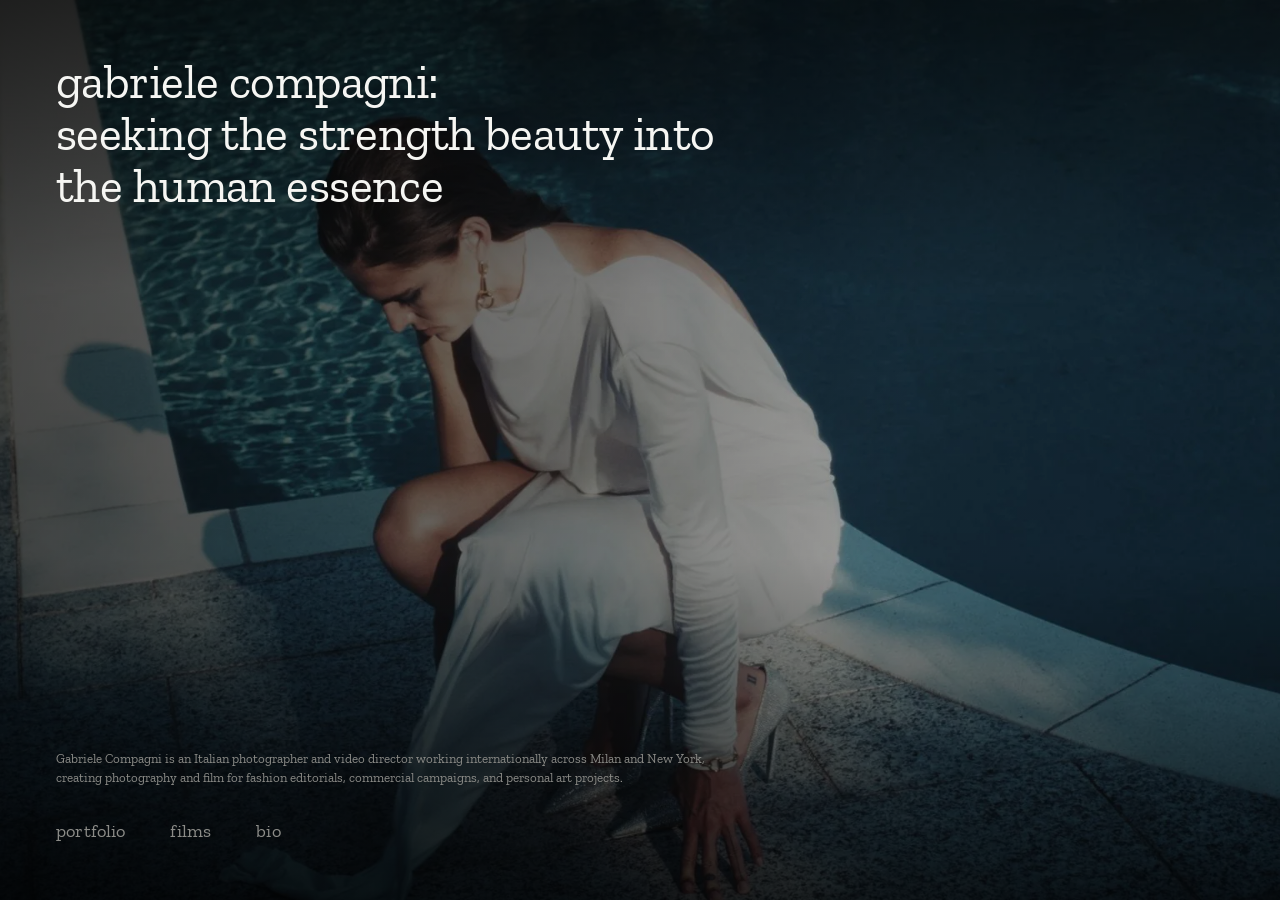
<file: index.html>
<!DOCTYPE html>
<html lang="en">
<head>
<!-- Google Tag Manager -->
<script>(function(w,d,s,l,i){w[l]=w[l]||[];w[l].push({'gtm.start':
new Date().getTime(),event:'gtm.js'});var f=d.getElementsByTagName(s)[0],
j=d.createElement(s),dl=l!='dataLayer'?'&l='+l:'';j.async=true;j.src=
'https://www.googletagmanager.com/gtm.js?id='+i+dl;f.parentNode.insertBefore(j,f);
})(window,document,'script','dataLayer','GTM-PMR7ZSQT');</script>
<!-- End Google Tag Manager -->
<meta charset="UTF-8" />
<meta name="viewport" content="width=device-width, initial-scale=1.0" />
<link rel="icon" href="favicon.ico" sizes="any" />
<link rel="canonical" href="https://gabrielecompagni.com/" />
<link rel="preload" as="image" href="cover-gabriele-compagni-fashion-photographer-video-director.webp" type="image/webp" fetchpriority="high" />
<link rel="preload" href="fonts/zilla-slab-400.woff2" as="font" type="font/woff2" crossorigin />

<!-- ═══════════════════════════════════════════════════════════════
     GABRIELE COMPAGNI — home page
     Da personalizzare in 4 punti (cerca "◆ DA MODIFICARE"):
       1. I 3 link  →  portfolio (Dropbox), vimeo, bio
       2. La foto di sfondo (opzionale: se la lasci vuota resta nero)
       3. og:image  →  la stessa foto, per l'anteprima quando condividi il link
     Tutto il resto è già a posto.
     ═══════════════════════════════════════════════════════════════ -->

<title>Gabriele Compagni — Fashion Photographer &amp; Video Director</title>
<meta name="description" content="Gabriele Compagni is a photographer and video director working across personal art projects, fashion editorials, commercial campaigns, portraits and film." />

<!-- Anteprima quando incolli il link (WhatsApp, Instagram DM, email di outreach) -->
<meta property="og:title" content="Gabriele Compagni — Fashion Photographer &amp; Video Director" />
<meta property="og:description" content="Photography, personal art projects, fashion editorials, commercial campaigns and film." />
<meta property="og:type" content="website" />
<meta property="og:url" content="https://gabrielecompagni.com/" />
<meta property="og:image" content="https://gabrielecompagni.com/anteprima-social-gabriele-compagni.jpg" />
<meta property="og:image:secure_url" content="https://gabrielecompagni.com/anteprima-social-gabriele-compagni.jpg" />
<meta property="og:image:type" content="image/jpeg" />
<meta property="og:image:width" content="1200" />
<meta property="og:image:height" content="630" />
<meta property="og:image:alt" content="Fashion photograph by Gabriele Compagni" />
<meta name="twitter:card" content="summary_large_image" />
<meta name="twitter:title" content="Gabriele Compagni — Fashion Photographer &amp; Video Director" />
<meta name="twitter:description" content="Photography, personal art projects, fashion editorials, commercial campaigns and film." />
<meta name="twitter:image" content="https://gabrielecompagni.com/anteprima-social-gabriele-compagni.jpg" />
<meta name="twitter:image:alt" content="Fashion photograph by Gabriele Compagni" />

<script type="application/ld+json">
{
  "@context": "https://schema.org",
  "@type": "Person",
  "@id": "https://gabrielecompagni.com/#person",
  "name": "Gabriele Compagni",
  "url": "https://gabrielecompagni.com/",
  "mainEntityOfPage": {
    "@type": "WebPage",
    "@id": "https://gabrielecompagni.com/bio.html"
  },
  "jobTitle": [
    "Photographer",
    "Video Director"
  ],
  "description": "Italian fashion photographer and video director working internationally across Milan and New York, creating photography and film for fashion editorials, commercial campaigns, and personal art projects.",
  "nationality": {
    "@type": "Country",
    "name": "Italy"
  },
  "knowsAbout": [
    "Photography",
    "Fashion Photography",
    "Filmmaking",
    "Video Direction",
    "Commercial Campaigns",
    "Personal Art Projects"
  ],
  "sameAs": [
    "https://vimeo.com/gabrielecompagni",
    "https://www.instagram.com/gabriele_compagni/",
    "https://www.linkedin.com/in/gabrielecompagni/"
  ]
}
</script>

<style>
  @font-face {
    font-family: "Zilla Slab";
    font-style: normal;
    font-weight: 400;
    font-display: swap;
    src: url("fonts/zilla-slab-400.woff2") format("woff2");
    unicode-range: U+0000-00FF, U+0131, U+0152-0153, U+02BB-02BC, U+02C6, U+02DA, U+02DC, U+0304, U+0308, U+0329, U+2000-206F, U+20AC, U+2122, U+2191, U+2193, U+2212, U+2215, U+FEFF, U+FFFD;
  }

  @font-face {
    font-family: "Zilla Slab";
    font-style: normal;
    font-weight: 400;
    font-display: swap;
    src: url("fonts/zilla-slab-400-ext.woff2") format("woff2");
    unicode-range: U+0100-02BA, U+02BD-02C5, U+02C7-02CC, U+02CE-02D7, U+02DD-02FF, U+0304, U+0308, U+0329, U+1D00-1DBF, U+1E00-1E9F, U+1EF2-1EFF, U+2020, U+20A0-20AB, U+20AD-20C0, U+2113, U+2C60-2C7F, U+A720-A7FF;
  }

  :root {
    /* ◆ DA MODIFICARE (2) — foto di sfondo.
       Incolla l'url tra le parentesi:  url("https://.../foto.jpg")
       Lascia "none" per lo sfondo nero della copertina. */
    --bg-image: url("cover-gabriele-compagni-fashion-photographer-video-director.webp");

    --black:   #000000;
    --white:   #f6f6f3;  /* bianco unico: nome + tagline, come nella copertina */
    --cream:   #f6f6f3;  /* (stesso bianco: niente due-toni) */
    --muted:   #8c8c88;  /* grigio neutro dei link a riposo */

    --pad: clamp(1.5rem, 4.5vw, 3.5rem);
  }

  * { margin: 0; padding: 0; box-sizing: border-box; }

  html, body { height: 100%; }

  body {
    background: var(--black);
    color: var(--white);
    font-family: "American Typewriter", "Zilla Slab", "Rockwell", "Courier New", serif;
    -webkit-font-smoothing: antialiased;
    text-rendering: optimizeLegibility;
    overflow: hidden;
  }

  /* ── Sfondo: foto trattata scura, o nero pieno se assente ── */
  .bg {
    position: fixed;
    inset: 0;
    z-index: -2;
    background: var(--black) var(--bg-image) center / cover no-repeat;
  }
  .bg::after {
    content: "";
    position: fixed;
    inset: 0;
    z-index: -1;
    /* scurisce alto (headline) e basso (link) e il lato sinistro dove sta il testo,
       lasciando visibile la modella al centro-destra */
    background:
      linear-gradient(180deg,
        rgba(0,0,0,.68) 0%,  rgba(0,0,0,.30) 32%,
        rgba(0,0,0,.32) 62%, rgba(0,0,0,.80) 100%),
      linear-gradient(100deg,
        rgba(0,0,0,.58) 0%, rgba(0,0,0,.30) 40%, rgba(0,0,0,0) 68%);
  }

  /* ── Impaginazione: statement in alto, link in basso ── */
  .frame {
    position: relative;
    min-height: 100vh;
    min-height: 100dvh;
    padding: var(--pad);
    display: flex;
    flex-direction: column;
    justify-content: space-between;
  }

  .statement {
    font-weight: 400;
    font-size: max(13px, 4vw);      /* mobile e tablet: scala con la larghezza */
    line-height: 1.08;
    letter-spacing: -0.012em;
  }
  /* desktop: dimensione fissa e contenuta */
  @media (min-width: 1200px) {
    .statement { font-size: 3rem; }
  }
  /* mobile: più aria per la riga lunga e link comodi da toccare */
  @media (max-width: 600px) {
    .frame { padding: clamp(1.25rem, 5vw, 2rem); }
    .links { gap: 1.6rem; }
    .links a { padding: .3rem 0; }
  }
  .statement .name    { display: block; color: var(--white); }
  .statement .tagline { display: block; color: var(--cream); }

  .intro {
    position: absolute;
    left: var(--pad);
    right: var(--pad);
    bottom: calc(var(--pad) + 3.5rem);
    max-width: 52rem;
    color: var(--muted);
    font-size: 12px;
    font-weight: 400;
    line-height: 1.45;
  }
  .desktop-break { display: none; }

  @media (min-width: 601px) {
    .desktop-break { display: inline; }
  }

  /* desktop: intro leggermente più grande */
  @media (min-width: 1200px) {
    .intro { font-size: 13px; }
  }

  @media (max-width: 600px) {
    .intro {
      left: clamp(1.25rem, 5vw, 2rem);
      right: clamp(1.25rem, 5vw, 2rem);
      bottom: calc(clamp(1.25rem, 5vw, 2rem) + 3.8rem);
    }
  }

  /* ── Link ── */
  .links {
    display: flex;
    flex-wrap: wrap;
    gap: clamp(1.4rem, 3.5vw, 2.8rem);
    font-size: clamp(1rem, 1.5vw, 1.15rem);
    font-weight: 400;
    letter-spacing: 0.01em;
  }
  .links a {
    position: relative;
    color: var(--muted);
    text-decoration: none;
    padding-bottom: 2px;
    transition: color .35s ease;
  }
  .links a::after {
    content: "";
    position: absolute;
    left: 0; bottom: 0;
    width: 100%; height: 1px;
    background: var(--cream);
    transform: scaleX(0);
    transform-origin: left;
    transition: transform .35s ease;
  }
  .links a:hover,
  .links a:focus-visible { color: var(--cream); }
  .links a:hover::after,
  .links a:focus-visible::after { transform: scaleX(1); }

  .links a:focus-visible {
    outline: 1px solid var(--cream);
    outline-offset: 6px;
  }

  @media (prefers-reduced-motion: reduce) {
    .links a, .links a::after { transition: none; }
  }
</style>
</head>

<body>
<!-- Google Tag Manager (noscript) -->
<noscript><iframe src="https://www.googletagmanager.com/ns.html?id=GTM-PMR7ZSQT"
height="0" width="0" style="display:none;visibility:hidden"></iframe></noscript>
<!-- End Google Tag Manager (noscript) -->
  <div class="bg"></div>

  <main class="frame">
    <h1 class="statement">
      <span class="name">gabriele compagni:</span>
      <span class="tagline">seeking the strength beauty into<br>the human essence</span>
    </h1>

    <p class="intro">Gabriele Compagni is an Italian photographer and video director working internationally across Milan and New York,<br class="desktop-break"> creating photography and film for fashion editorials, commercial campaigns, and personal art projects.</p>

    <nav class="links" aria-label="Portfolio">
      <a href="portfolio.html">portfolio</a>
      <a href="https://vimeo.com/gabrielecompagni">films</a>
      <a href="bio.html">bio</a>
    </nav>
  </main>
</body>
</html>
</file>
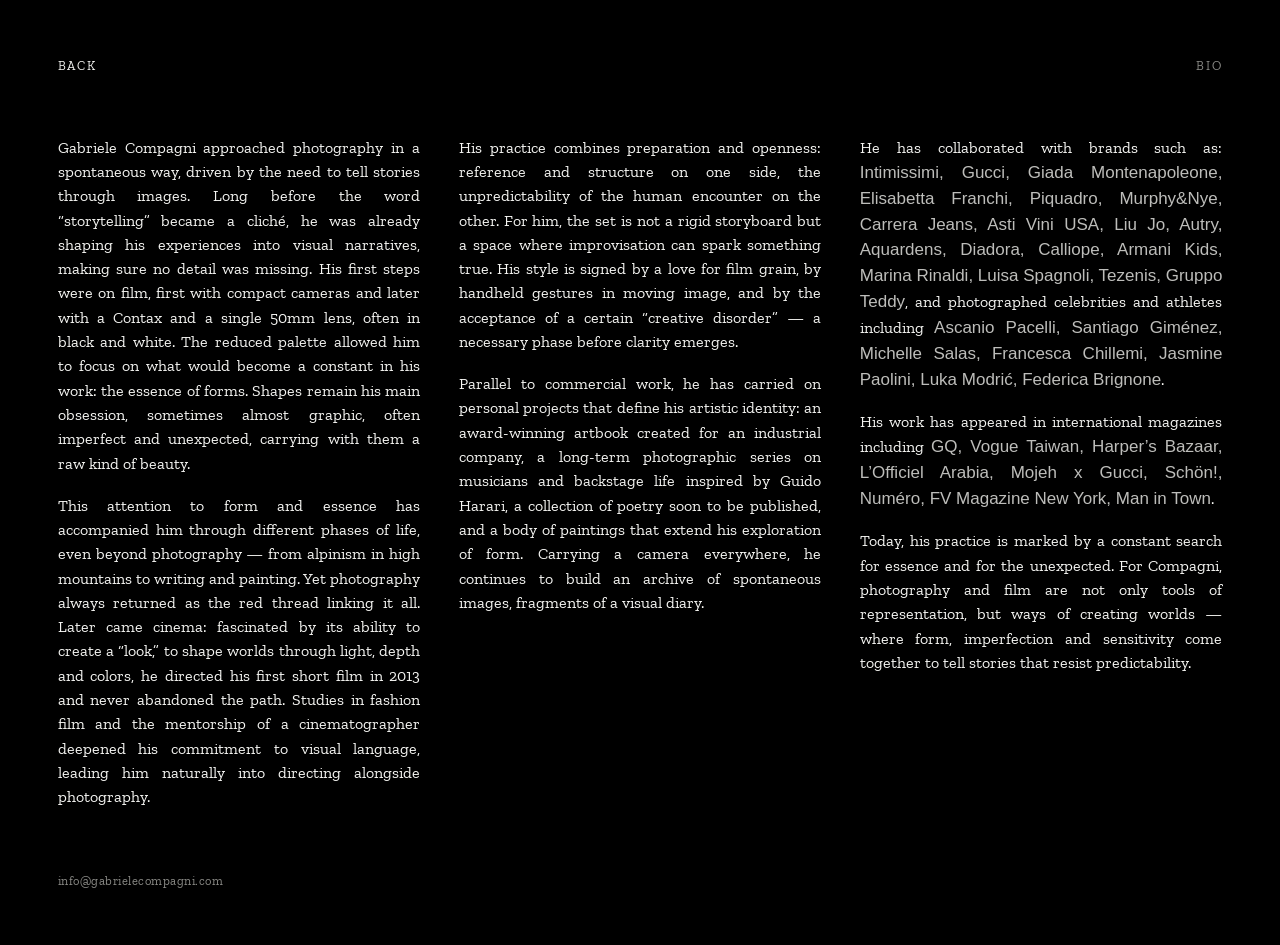
<file: bio.html>
<!DOCTYPE html>
<html lang="en">
<head>
<!-- Google Tag Manager -->
<script>(function(w,d,s,l,i){w[l]=w[l]||[];w[l].push({'gtm.start':
new Date().getTime(),event:'gtm.js'});var f=d.getElementsByTagName(s)[0],
j=d.createElement(s),dl=l!='dataLayer'?'&l='+l:'';j.async=true;j.src=
'https://www.googletagmanager.com/gtm.js?id='+i+dl;f.parentNode.insertBefore(j,f);
})(window,document,'script','dataLayer','GTM-PMR7ZSQT');</script>
<!-- End Google Tag Manager -->
<meta charset="UTF-8" />
<meta name="viewport" content="width=device-width, initial-scale=1.0" />
<link rel="icon" href="favicon.ico" sizes="any" />
<link rel="canonical" href="https://gabrielecompagni.com/bio.html" />

<!-- ═══════════════════════════════════════════════════════════════
     GABRIELE COMPAGNI — bio (pagina editoriale bianca, come le pagine
     interne del portfolio). Da personalizzare:
       ◆ l'email di contatto (in fondo, in due punti: testo e mailto)
     ═══════════════════════════════════════════════════════════════ -->

<title>Gabriele Compagni — Bio | Photographer &amp; Video Director</title>
<meta name="description" content="Discover the story of Gabriele Compagni, a photographer and video director whose work moves between personal art projects, fashion, commercial imagery and film." />
<meta property="og:title" content="Gabriele Compagni — Bio" />
<meta property="og:description" content="The story of a photographer and video director working across personal art projects, fashion photography and film." />
<meta property="og:type" content="website" />
<meta property="og:url" content="https://gabrielecompagni.com/bio.html" />
<meta property="og:image" content="https://gabrielecompagni.com/anteprima-social-gabriele-compagni.jpg" />
<meta name="twitter:card" content="summary_large_image" />
<meta name="twitter:title" content="Gabriele Compagni &mdash; Bio" />
<meta name="twitter:description" content="The story of a photographer and video director working across personal art projects, fashion photography and film." />
<meta name="twitter:image" content="https://gabrielecompagni.com/anteprima-social-gabriele-compagni.jpg" />

<link rel="preload" href="fonts/zilla-slab-400.woff2" as="font" type="font/woff2" crossorigin />

<style>
  @font-face {
    font-family: "Zilla Slab";
    font-style: normal;
    font-weight: 400;
    font-display: swap;
    src: url("fonts/zilla-slab-400.woff2") format("woff2");
    unicode-range: U+0000-00FF, U+0131, U+0152-0153, U+02BB-02BC, U+02C6, U+02DA, U+02DC, U+0304, U+0308, U+0329, U+2000-206F, U+20AC, U+2122, U+2191, U+2193, U+2212, U+2215, U+FEFF, U+FFFD;
  }

  @font-face {
    font-family: "Zilla Slab";
    font-style: normal;
    font-weight: 400;
    font-display: swap;
    src: url("fonts/zilla-slab-400-ext.woff2") format("woff2");
    unicode-range: U+0100-02BA, U+02BD-02C5, U+02C7-02CC, U+02CE-02D7, U+02DD-02FF, U+0304, U+0308, U+0329, U+1D00-1DBF, U+1E00-1E9F, U+1EF2-1EFF, U+2020, U+20A0-20AB, U+20AD-20C0, U+2113, U+2C60-2C7F, U+A720-A7FF;
  }

  :root {
    --paper: #000000;   /* nero, come la copertina */
    --ink:   #f6f6f3;   /* testo chiaro */
    --muted: #8c8c88;   /* grigio delle etichette */
    --pad:   clamp(1.5rem, 4.5vw, 4rem);
  }

  * { margin: 0; padding: 0; box-sizing: border-box; }

  body {
    background: var(--paper);
    color: var(--ink);
    font-family: "American Typewriter", "Zilla Slab", "Rockwell", "Courier New", serif;
    -webkit-font-smoothing: antialiased;
    text-rendering: optimizeLegibility;
  }

  .page {
    max-width: 1400px;
    margin: 0 auto;
    padding: var(--pad);
    min-height: 100vh;
    min-height: 100dvh;
    display: flex;
    flex-direction: column;
  }

  /* ── Testata, come nel portfolio ── */
  .masthead {
    display: flex;
    justify-content: space-between;
    align-items: baseline;
    font-size: clamp(.72rem, 1vw, .82rem);
    font-weight: 400;
    letter-spacing: .14em;
    text-transform: uppercase;
    margin-bottom: clamp(2.5rem, 7vh, 5rem);
  }
  .masthead a { color: var(--ink); text-decoration: none; transition: color .3s ease; }
  .masthead a:first-child { position: relative; }
  .masthead a:first-child::before {
    content: "";
    position: absolute;
    left: 50%;
    top: 50%;
    width: 48px;
    height: 44px;
    transform: translate(-50%, -50%);
  }
  .masthead a:hover, .masthead a:focus-visible { color: var(--muted); }
  .masthead a:focus-visible { outline: 1px solid var(--ink); outline-offset: 5px; }
  .masthead .tag { color: var(--muted); font: inherit; }

  /* ── Corpo in colonne ── */
  .content {
    display: grid;
    grid-template-columns: 1fr;
    gap: clamp(1.6rem, 3vw, 3.4rem);
    flex: 1;
  }
  @media (min-width: 1200px) { .content { grid-template-columns: repeat(3, 1fr); } }
  @media (max-width: 600px) {
    .col { display: contents; }
    .col p + p { margin-top: 0; }
    .credentials-first { order: -1; }
  }

  .credential-names {
    font-family: Arial, Helvetica, sans-serif;
    font-size: calc(1em + 1px);
    color: #bdbdba;
  }

  .col p {
    font-size: clamp(1rem, 1.05vw, 1.08rem);
    line-height: 1.52;
    font-weight: 400;
    text-align: justify;
    hyphens: auto;
    -webkit-hyphens: auto;
  }
  .col p + p { margin-top: 1.1em; }

  /* ── Contatto ── */
  .foot {
    margin-top: clamp(2.5rem, 7vh, 5rem);
    font-size: clamp(.78rem, .9vw, .86rem);
    letter-spacing: .04em;
    color: var(--muted);
  }
  .foot a {
    position: relative; color: var(--ink); text-decoration: none; padding-bottom: 2px;
  }
  .foot a::after {
    content: ""; position: absolute; left: 0; bottom: 0; width: 100%; height: 1px;
    background: var(--ink); transform: scaleX(0); transform-origin: left;
    transition: transform .3s ease;
  }
  .foot a:hover::after, .foot a:focus-visible::after { transform: scaleX(1); }
  .foot a:focus-visible { outline: 1px solid var(--ink); outline-offset: 5px; }

  @media (prefers-reduced-motion: reduce) {
    .masthead a, .foot a::after { transition: none; }
  }
</style>
</head>

<body>
<!-- Google Tag Manager (noscript) -->
<noscript><iframe src="https://www.googletagmanager.com/ns.html?id=GTM-PMR7ZSQT"
height="0" width="0" style="display:none;visibility:hidden"></iframe></noscript>
<!-- End Google Tag Manager (noscript) -->
  <main class="page">

    <header class="masthead">
      <a href="index.html">back</a>
      <h1 class="tag">bio</h1>
    </header>

    <div class="content">

      <div class="col">
        <p>Gabriele Compagni approached photography in a spontaneous way, driven by the need to tell stories through images. Long before the word &ldquo;storytelling&rdquo; became a clich&eacute;, he was already shaping his experiences into visual narratives, making sure no detail was missing. His first steps were on film, first with compact cameras and later with a Contax and a single 50mm lens, often in black and white. The reduced palette allowed him to focus on what would become a constant in his work: the essence of forms. Shapes remain his main obsession, sometimes almost graphic, often imperfect and unexpected, carrying with them a raw kind of beauty.</p>
        <p>This attention to form and essence has accompanied him through different phases of life, even beyond photography &mdash; from alpinism in high mountains to writing and painting. Yet photography always returned as the red thread linking it all. Later came cinema: fascinated by its ability to create a &ldquo;look,&rdquo; to shape worlds through light, depth and colors, he directed his first short film in 2013 and never abandoned the path. Studies in fashion film and the mentorship of a cinematographer deepened his commitment to visual language, leading him naturally into directing alongside photography.</p>
      </div>

      <div class="col">
        <p>His practice combines preparation and openness: reference and structure on one side, the unpredictability of the human encounter on the other. For him, the set is not a rigid storyboard but a space where improvisation can spark something true. His style is signed by a love for film grain, by handheld gestures in moving image, and by the acceptance of a certain &ldquo;creative disorder&rdquo; &mdash; a necessary phase before clarity emerges.</p>
        <p>Parallel to commercial work, he has carried on personal projects that define his artistic identity: an award-winning artbook created for an industrial company, a long-term photographic series on musicians and backstage life inspired by Guido Harari, a collection of poetry soon to be published, and a body of paintings that extend his exploration of form. Carrying a camera everywhere, he continues to build an archive of spontaneous images, fragments of a visual diary.</p>
      </div>

      <div class="col">
        <p class="credentials-first">He has collaborated with brands such as: <span class="credential-names">Intimissimi, Gucci, Giada Montenapoleone, Elisabetta Franchi, Piquadro, Murphy&amp;Nye, Carrera Jeans, Asti Vini USA, Liu Jo, Autry, Aquardens, Diadora, Calliope, Armani Kids, Marina Rinaldi, Luisa Spagnoli, Tezenis, Gruppo Teddy</span>, and photographed celebrities and athletes including <span class="credential-names">Ascanio Pacelli, Santiago Gim&eacute;nez, Michelle Salas, Francesca Chillemi, Jasmine Paolini, Luka Modri&#263;, Federica Brignone</span>.</p>
        <p class="credentials-first">His work has appeared in international magazines including <span class="credential-names">GQ, Vogue Taiwan, Harper&rsquo;s Bazaar, L&rsquo;Officiel Arabia, Mojeh x Gucci, Sch&ouml;n!, Num&eacute;ro, FV Magazine New York, Man in Town</span>.</p>
        <p>Today, his practice is marked by a constant search for essence and for the unexpected. For Compagni, photography and film are not only tools of representation, but ways of creating worlds &mdash; where form, imperfection and sensitivity come together to tell stories that resist predictability.</p>
      </div>

    </div>

    <footer class="foot">
      info@gabrielecompagni.com
    </footer>

  </main>

  <script type="application/ld+json">
  {
    "@context": "https://schema.org",
    "@type": "Person",
    "name": "Gabriele Compagni",
    "url": "https://gabrielecompagni.com/",
    "mainEntityOfPage": {
      "@type": "WebPage",
      "@id": "https://gabrielecompagni.com/bio.html"
    },
    "jobTitle": [
      "Photographer",
      "Video Director"
    ],
    "description": "Italian photographer and video director working internationally across Milan and New York, creating photography and film for fashion editorials, commercial campaigns and personal art projects.",
    "nationality": {
      "@type": "Country",
      "name": "Italy"
    },
    "workLocation": [
      { "@type": "Place", "name": "Milan, Italy" },
      { "@type": "Place", "name": "New York, United States" }
    ],
    "sameAs": [
      "https://vimeo.com/gabrielecompagni",
      "https://www.instagram.com/gabriele_compagni/",
      "https://www.linkedin.com/in/gabrielecompagni/"
    ]
  }
  </script>
</body>
</html>
</file>
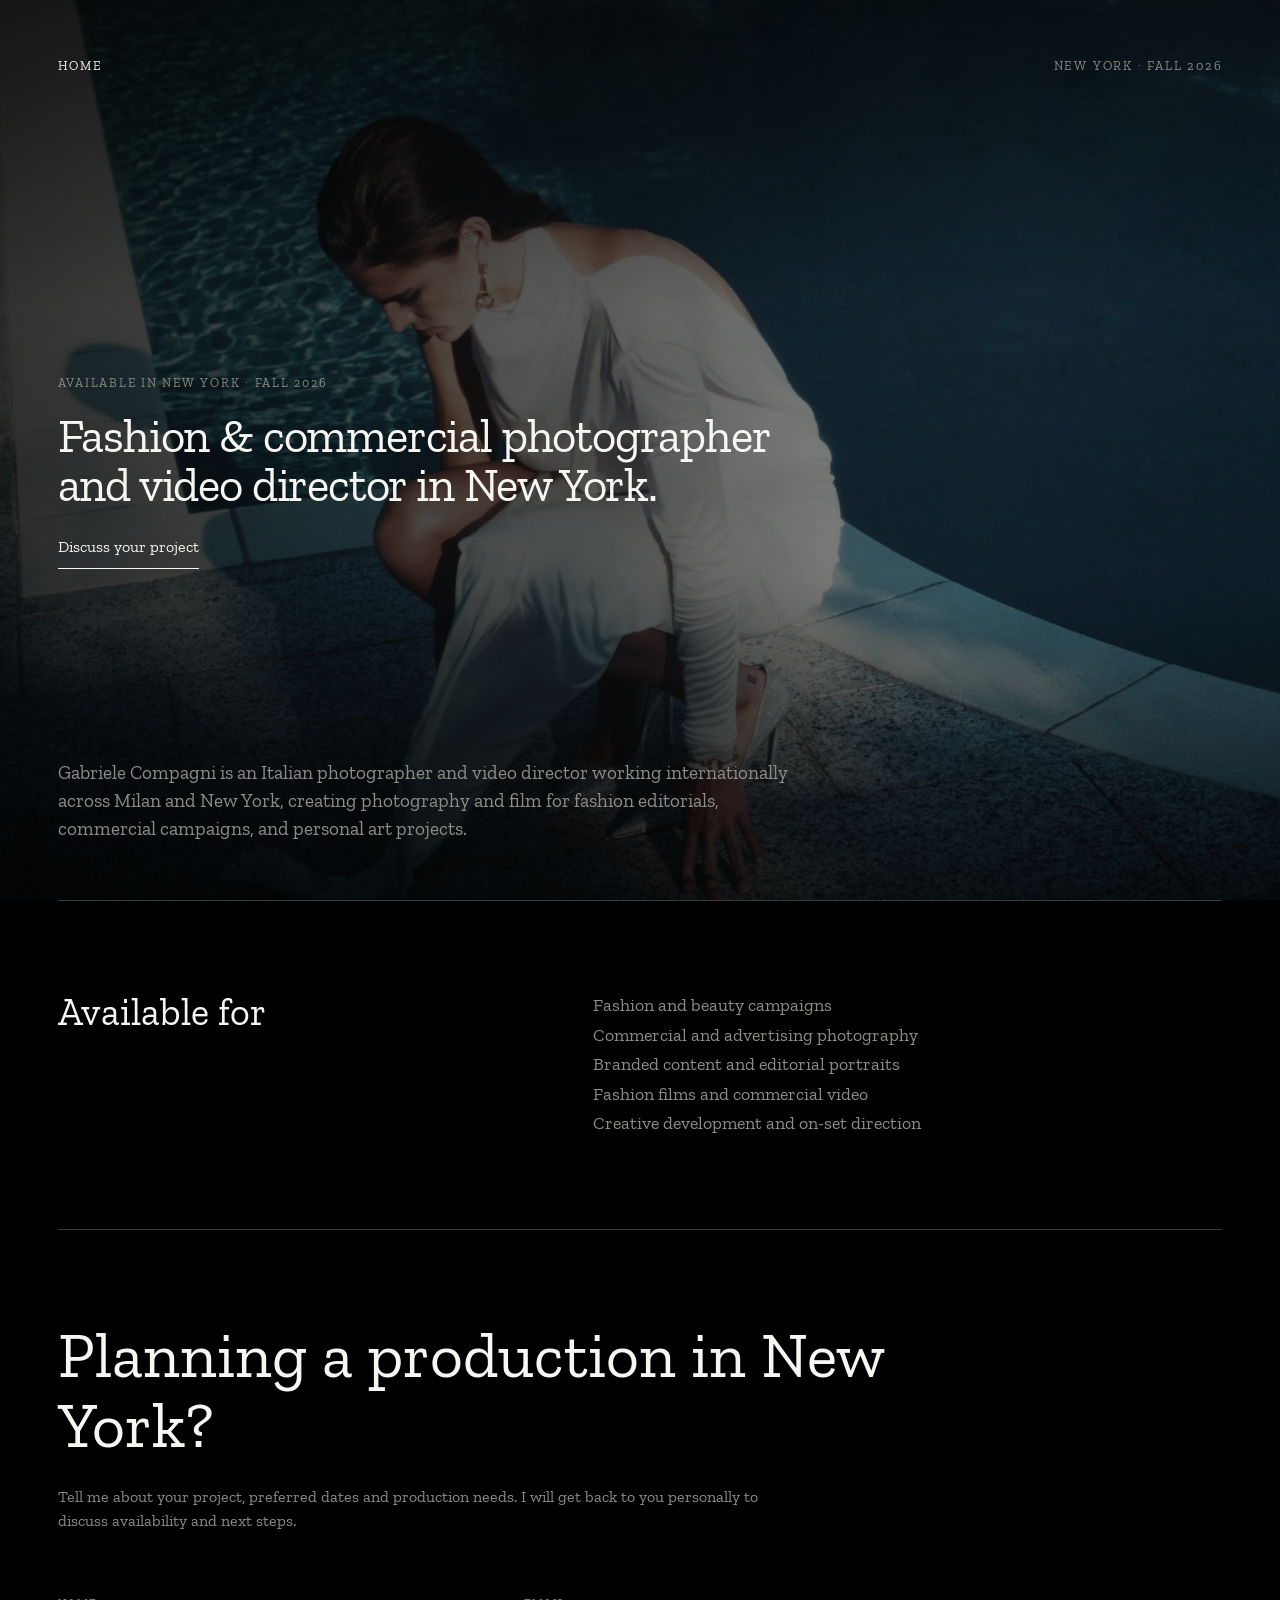
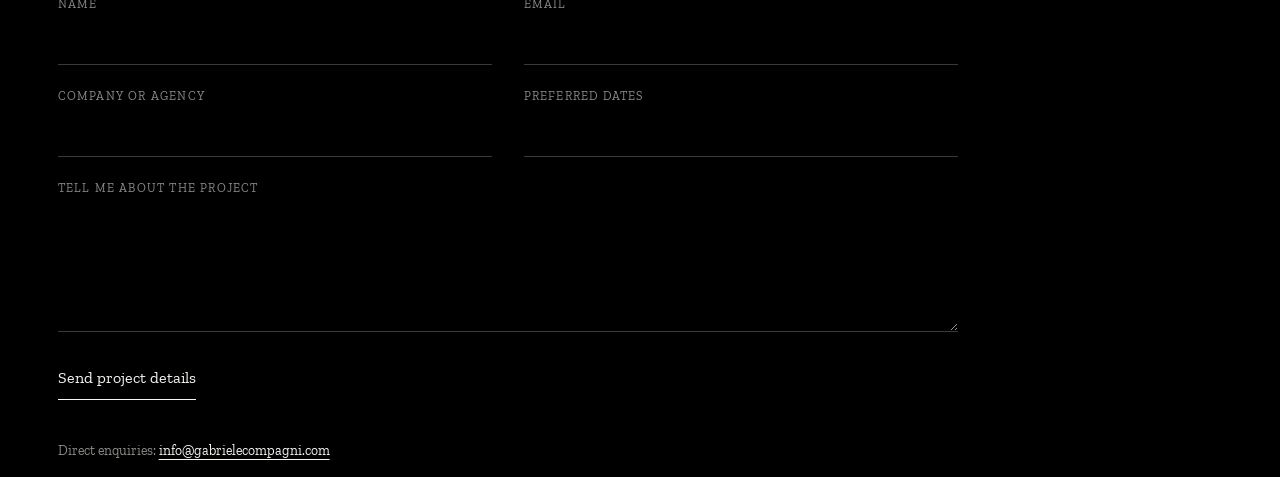
<file: newyork.html>
<!DOCTYPE html>
<html lang="en">
<head>
<!-- Google Tag Manager -->
<script>(function(w,d,s,l,i){w[l]=w[l]||[];w[l].push({'gtm.start':new Date().getTime(),event:'gtm.js'});var f=d.getElementsByTagName(s)[0],j=d.createElement(s),dl=l!='dataLayer'?'&l='+l:'';j.async=true;j.src='https://www.googletagmanager.com/gtm.js?id='+i+dl;f.parentNode.insertBefore(j,f);})(window,document,'script','dataLayer','GTM-PMR7ZSQT');</script>
<!-- End Google Tag Manager -->
<meta charset="UTF-8" />
<meta name="viewport" content="width=device-width, initial-scale=1.0" />
<link rel="icon" href="favicon.ico" sizes="any" />
<link rel="canonical" href="https://gabrielecompagni.com/newyork.html" />
<link rel="preload" as="image" href="cover-gabriele-compagni-fashion-photographer-video-director.webp" type="image/webp" fetchpriority="high" />
<link rel="preload" href="fonts/zilla-slab-400.woff2" as="font" type="font/woff2" crossorigin />
<title>Photographer &amp; Video Director in New York | Gabriele Compagni</title>
<meta name="description" content="Italian photographer and video director Gabriele Compagni will be available in New York in Fall 2026 for fashion editorials, advertising and film productions." />
<meta property="og:type" content="website" />
<meta property="og:title" content="Gabriele Compagni — Available in New York" />
<meta property="og:description" content="Available in New York in Fall 2026 for fashion, advertising, branded content and film productions." />
<meta property="og:url" content="https://gabrielecompagni.com/newyork.html" />
<style>
@font-face{font-family:"Zilla Slab";font-style:normal;font-weight:400;font-display:swap;src:url("fonts/zilla-slab-400.woff2") format("woff2")}
:root{--black:#000;--white:#f6f6f3;--muted:#8c8c88;--line:#3a3a38;--pad:clamp(1.5rem,4.5vw,4rem);--font:"American Typewriter","Zilla Slab","Rockwell","Courier New",serif}
*{box-sizing:border-box;margin:0;padding:0}html{scroll-behavior:smooth}body{background:var(--black);color:var(--white);font-family:var(--font);-webkit-font-smoothing:antialiased;text-rendering:optimizeLegibility}.page{width:100%;margin:auto}
.masthead{position:absolute;z-index:2;top:var(--pad);left:var(--pad);right:var(--pad);display:flex;justify-content:space-between;align-items:baseline;font-size:clamp(.72rem,1vw,.82rem);letter-spacing:.14em;text-transform:uppercase}.masthead a{position:relative;color:inherit;text-decoration:none}.masthead a::before{content:"";position:absolute;left:50%;top:50%;width:48px;height:44px;transform:translate(-50%,-50%)}.tag,.eyebrow{color:var(--muted)}
.hero{position:relative;isolation:isolate;width:100%;min-height:100vh;min-height:100dvh;display:flex;flex-direction:column;justify-content:center;align-items:flex-start;padding:clamp(6rem,12vh,9rem) var(--pad) 4rem;overflow:hidden}.hero::before,.hero::after{content:"";position:absolute;inset:0;z-index:-2}.hero::before{background:#000 url("cover-gabriele-compagni-fashion-photographer-video-director.webp") center/cover no-repeat}.hero::after{z-index:-1;background:linear-gradient(180deg,rgba(0,0,0,.68) 0%,rgba(0,0,0,.28) 34%,rgba(0,0,0,.34) 64%,rgba(0,0,0,.82) 100%),linear-gradient(100deg,rgba(0,0,0,.72) 0%,rgba(0,0,0,.42) 48%,rgba(0,0,0,.08) 75%)}.eyebrow{font-size:.78rem;letter-spacing:.14em;text-transform:uppercase;margin-bottom:1.4rem}h1{max-width:900px;font-size:clamp(2.5rem,5vw,5rem);font-weight:400;line-height:1.02;letter-spacing:-.025em}.lead{position:absolute;left:var(--pad);right:var(--pad);bottom:var(--pad);max-width:760px;color:var(--muted);font-size:clamp(.78rem,1.5vw,1.2rem);line-height:1.45}.cta{display:inline-block;min-height:44px;margin-top:1rem;padding:.75rem 0;color:inherit;text-decoration:none;border-bottom:1px solid var(--white)}
.details{display:grid;grid-template-columns:.8fr 1.2fr;gap:clamp(3rem,9vw,9rem);padding:clamp(4rem,10vh,8rem) 0;border-top:1px solid var(--line)}h2{font-size:clamp(1.7rem,3vw,3rem);font-weight:400;line-height:1.1}.services{color:var(--muted);font-size:clamp(1rem,1.4vw,1.15rem);line-height:1.65}
.contact{padding:clamp(4rem,10vh,8rem) 0 1rem;border-top:1px solid var(--line)}.details,.contact{width:calc(100% - (2 * var(--pad)));max-width:1400px;margin-inline:auto}.contact h2{max-width:900px;font-size:clamp(2rem,5vw,5rem)}.contact>p{max-width:700px;margin-top:1.5rem;color:var(--muted);line-height:1.55}form{max-width:900px;margin-top:clamp(3rem,7vh,5rem);display:grid;grid-template-columns:repeat(2,minmax(0,1fr));gap:1.5rem 2rem}.field{display:flex;flex-direction:column;gap:.55rem}.wide{grid-column:1/-1}label{color:var(--muted);font-size:.75rem;letter-spacing:.1em;text-transform:uppercase}input,textarea{width:100%;border:0;border-bottom:1px solid var(--line);border-radius:0;padding:.65rem 0;background:transparent;color:var(--white);font:1rem/1.45 var(--font)}textarea{min-height:8rem;resize:vertical}button{justify-self:start;min-height:44px;border:0;border-bottom:1px solid var(--white);padding:.7rem 0;background:transparent;color:var(--white);font:1rem var(--font);cursor:pointer}.direct{margin-top:2.5rem!important;font-size:.86rem}.direct a{color:var(--white);text-underline-offset:4px}
a:hover,button:hover{color:var(--muted)}a:focus-visible,input:focus-visible,textarea:focus-visible,button:focus-visible{outline:1px solid var(--white);outline-offset:5px}@media(min-width:901px){h1{font-size:clamp(2.35rem,3.7vw,3.7rem);max-width:760px}}@media(max-width:700px){.details,form{grid-template-columns:1fr}.wide{grid-column:auto}}@media(prefers-reduced-motion:reduce){html{scroll-behavior:auto}}
</style>
</head>
<body>
<!-- Google Tag Manager (noscript) -->
<noscript><iframe src="https://www.googletagmanager.com/ns.html?id=GTM-PMR7ZSQT" height="0" width="0" style="display:none;visibility:hidden"></iframe></noscript>
<!-- End Google Tag Manager (noscript) -->
<main class="page">
<header class="masthead"><a href="index.html" aria-label="Back to home">home</a><span class="tag">new york · fall 2026</span></header>
<section class="hero" aria-labelledby="page-title"><p class="eyebrow">Available in New York · Fall 2026</p><h1 id="page-title">Fashion &amp; commercial photographer and video director in New York.</h1><a class="cta" href="#contact">Discuss your project</a><p class="lead">Gabriele Compagni is an Italian photographer and video director working internationally across Milan and New York, creating photography and film for fashion editorials, commercial campaigns, and personal art projects.</p></section>
<section class="details" aria-labelledby="available-for"><h2 id="available-for">Available for</h2><p class="services">Fashion and beauty campaigns<br />Commercial and advertising photography<br />Branded content and editorial portraits<br />Fashion films and commercial video<br />Creative development and on-set direction</p></section>
<section class="contact" id="contact" aria-labelledby="contact-title"><h2 id="contact-title">Planning a production in New York?</h2><p>Tell me about your project, preferred dates and production needs. I will get back to you personally to discuss availability and next steps.</p>
<form action="mailto:info@gabrielecompagni.com" method="post" enctype="text/plain"><div class="field"><label for="name">Name</label><input id="name" name="name" type="text" autocomplete="name" required /></div><div class="field"><label for="email">Email</label><input id="email" name="email" type="email" autocomplete="email" required /></div><div class="field"><label for="company">Company or agency</label><input id="company" name="company" type="text" autocomplete="organization" /></div><div class="field"><label for="dates">Preferred dates</label><input id="dates" name="preferred dates" type="text" /></div><div class="field wide"><label for="project">Tell me about the project</label><textarea id="project" name="project" required></textarea></div><button type="submit">Send project details</button></form>
<p class="direct">Direct enquiries: <a href="mailto:info@gabrielecompagni.com">info@gabrielecompagni.com</a></p></section>
</main>
</body>
</html>
</file>
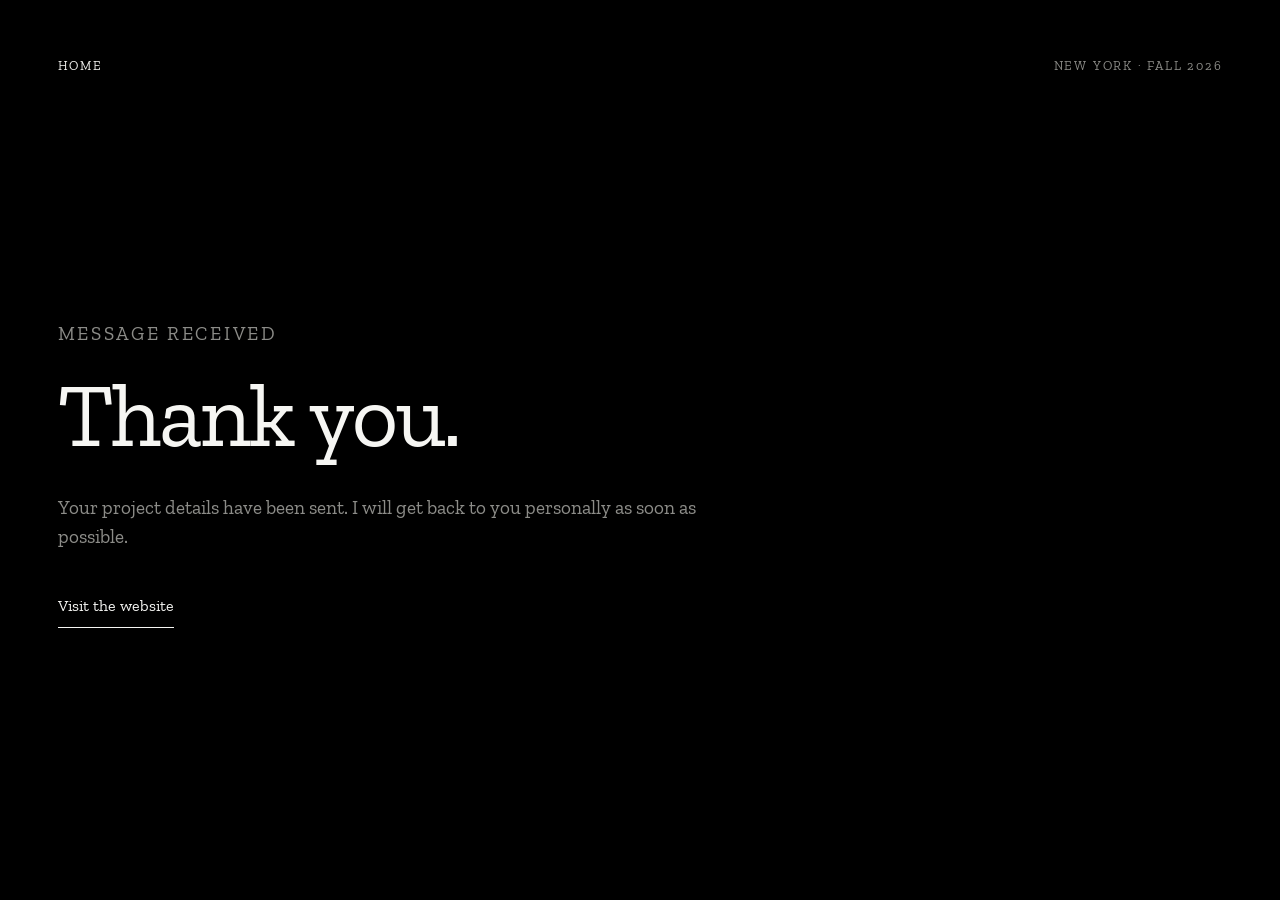
<file: newyork2.html>
<!DOCTYPE html>
<html lang="en">
<head>
<!-- Google Tag Manager -->
<script>(function(w,d,s,l,i){w[l]=w[l]||[];w[l].push({'gtm.start':new Date().getTime(),event:'gtm.js'});var f=d.getElementsByTagName(s)[0],j=d.createElement(s),dl=l!='dataLayer'?'&l='+l:'';j.async=true;j.src='https://www.googletagmanager.com/gtm.js?id='+i+dl;f.parentNode.insertBefore(j,f);})(window,document,'script','dataLayer','GTM-PMR7ZSQT');</script>
<!-- End Google Tag Manager -->
<meta charset="UTF-8" />
<meta name="viewport" content="width=device-width, initial-scale=1.0" />
<meta name="robots" content="noindex, nofollow" />
<link rel="icon" href="favicon.ico" sizes="any" />
<link rel="preload" href="fonts/zilla-slab-400.woff2" as="font" type="font/woff2" crossorigin />
<title>Thank you | Gabriele Compagni</title>
<style>
@font-face{font-family:"Zilla Slab";font-style:normal;font-weight:400;font-display:swap;src:url("fonts/zilla-slab-400.woff2") format("woff2")}
:root{--black:#000;--white:#f6f6f3;--muted:#8c8c88;--pad:clamp(1.5rem,4.5vw,4rem);--font:"American Typewriter","Zilla Slab","Rockwell","Courier New",serif}
*{box-sizing:border-box;margin:0;padding:0}html,body{min-height:100%}body{background:var(--black);color:var(--white);font-family:var(--font);-webkit-font-smoothing:antialiased;text-rendering:optimizeLegibility}.page{min-height:100vh;min-height:100dvh;padding:var(--pad);display:flex;flex-direction:column}.masthead{display:flex;justify-content:space-between;align-items:baseline;font-size:clamp(.72rem,1vw,.82rem);letter-spacing:.14em;text-transform:uppercase}.masthead a{position:relative;color:inherit;text-decoration:none}.masthead a::before{content:"";position:absolute;left:50%;top:50%;width:48px;height:44px;transform:translate(-50%,-50%)}.tag{color:var(--muted)}.message{width:min(100%,900px);margin:auto 0; padding:5rem 0}.eyebrow{margin-bottom:1.4rem;color:var(--muted);font-size:.78rem;letter-spacing:.14em;text-transform:uppercase}h1{font-size:clamp(3rem,7vw,7rem);font-weight:400;line-height:1;letter-spacing:-.025em}.message p{max-width:680px;margin-top:2rem;color:var(--muted);font-size:clamp(1rem,1.5vw,1.2rem);line-height:1.55}.home-link{display:inline-block;min-height:44px;margin-top:2rem;padding:.75rem 0;color:var(--white);text-decoration:none;border-bottom:1px solid var(--white)}a:hover{color:var(--muted)}a:focus-visible{outline:1px solid var(--white);outline-offset:5px}
</style>
</head>
<body>
<!-- Google Tag Manager (noscript) -->
<noscript><iframe src="https://www.googletagmanager.com/ns.html?id=GTM-PMR7ZSQT" height="0" width="0" style="display:none;visibility:hidden"></iframe></noscript>
<!-- End Google Tag Manager (noscript) -->
<main class="page">
<header class="masthead"><a href="index.html">home</a><span class="tag">new york · fall 2026</span></header>
<section class="message" aria-labelledby="thank-you-title">
<p class="eyebrow">Message received</p>
<h1 id="thank-you-title">Thank you.</h1>
<p>Your project details have been sent. I will get back to you personally as soon as possible.</p>
<a class="home-link" href="index.html">Visit the website</a>
</section>
</main>
</body>
</html>
</file>
